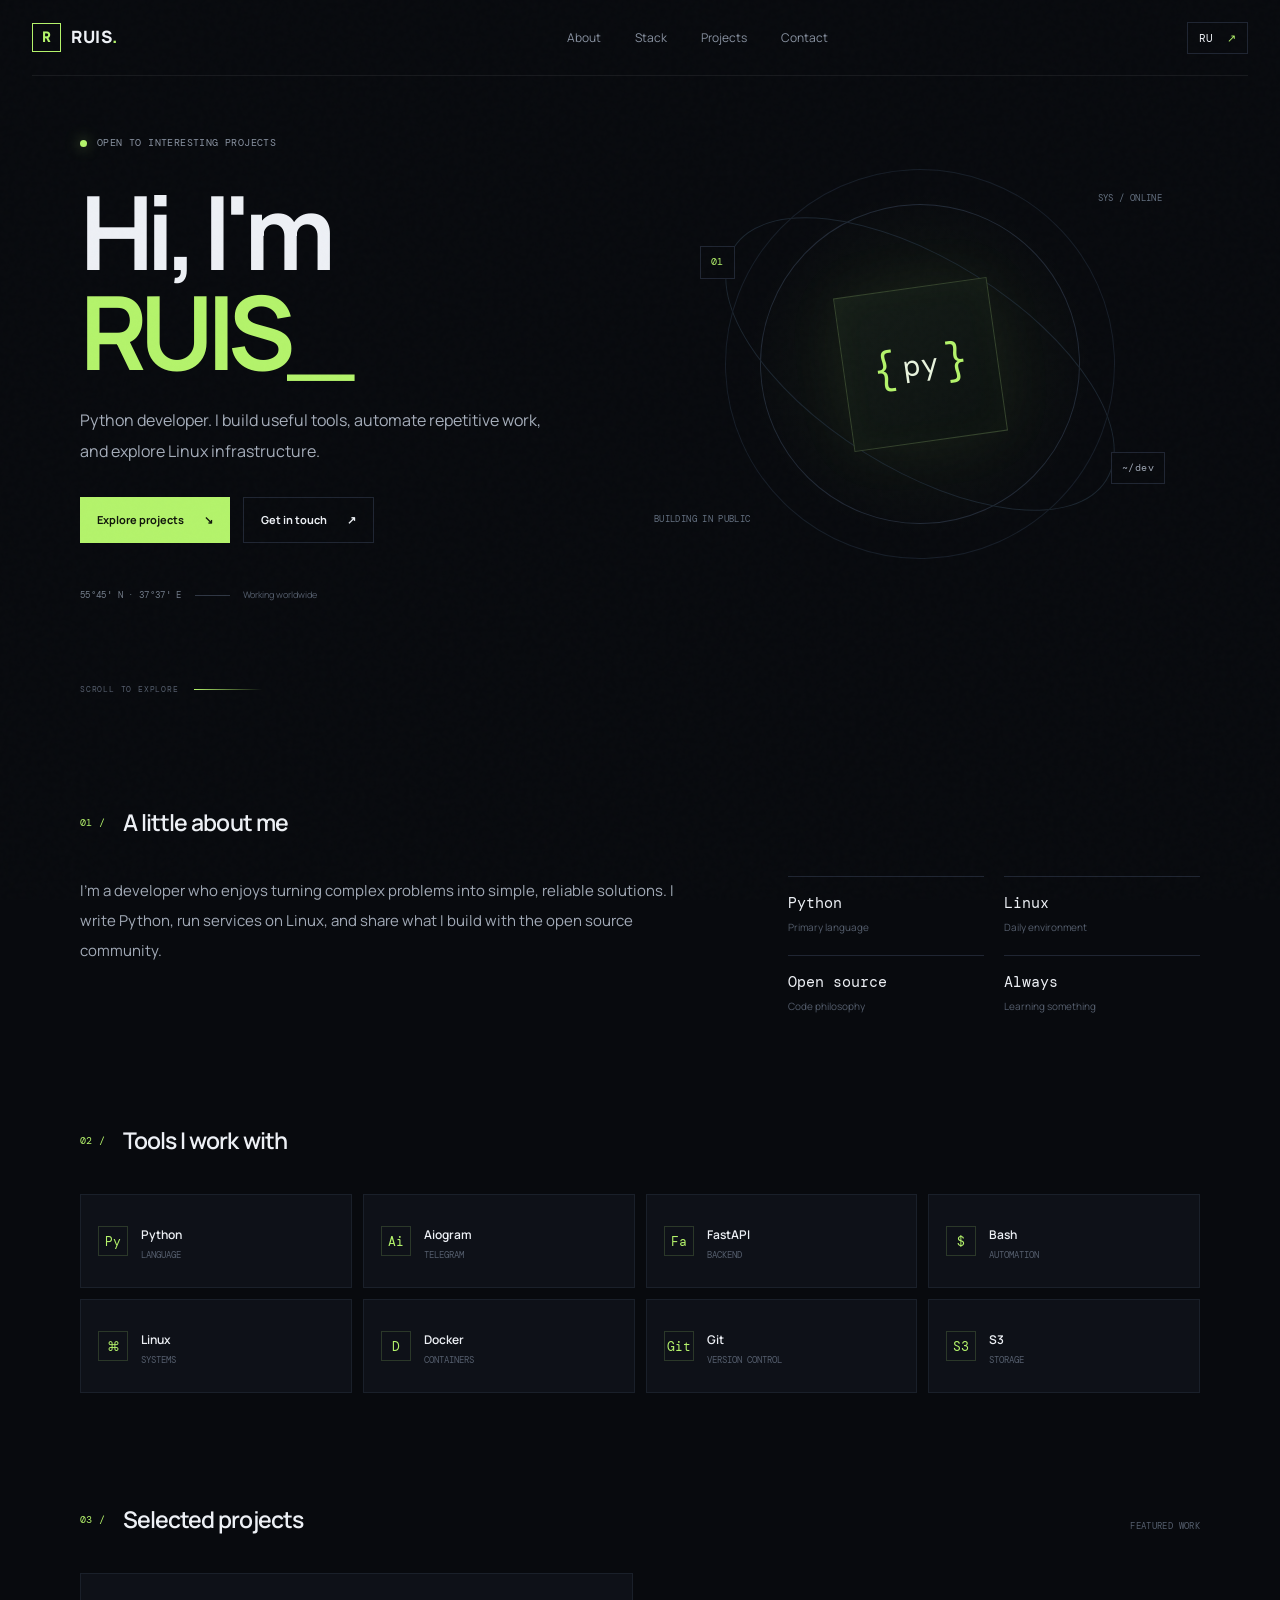
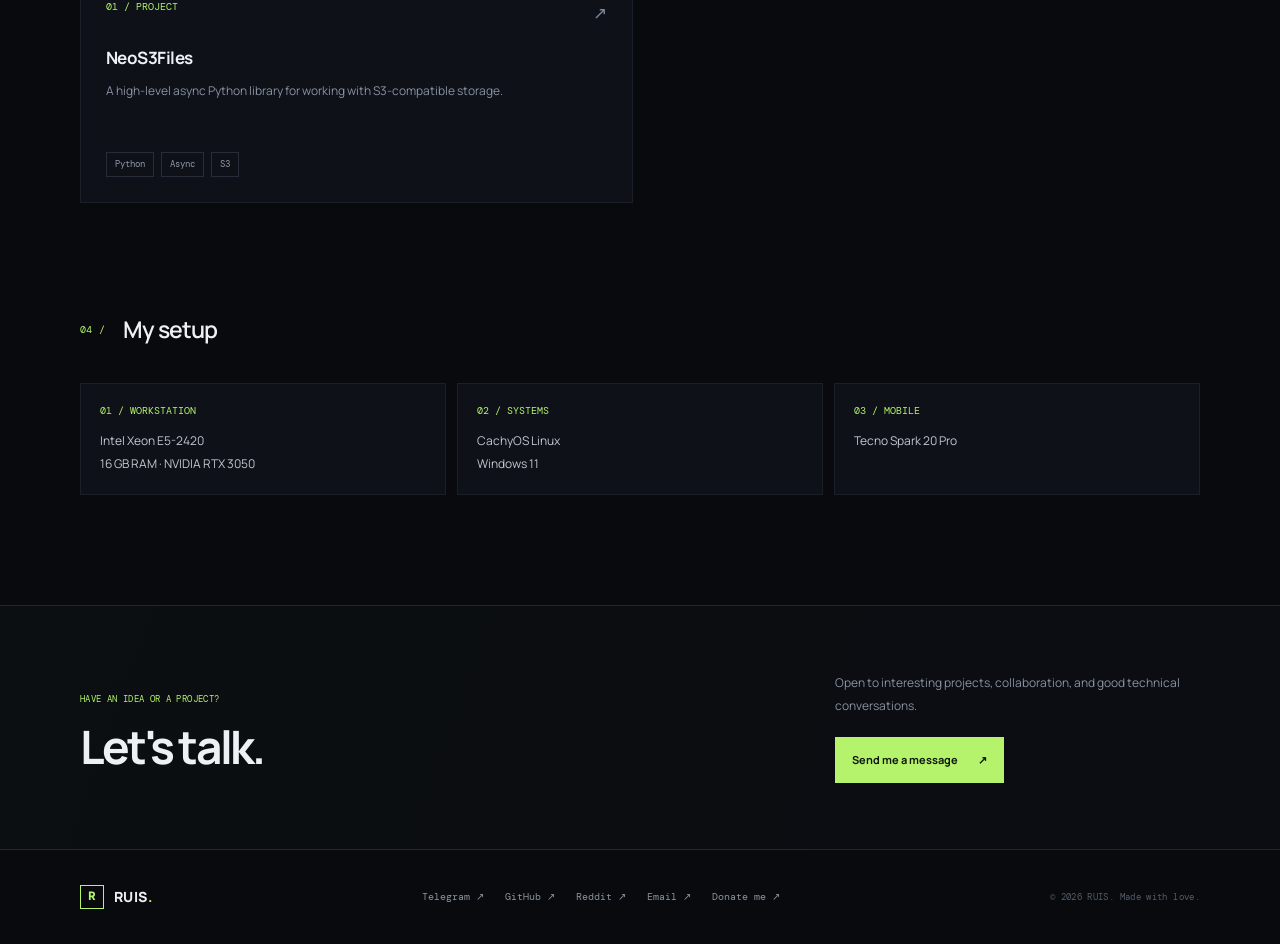
<file: index.html>
<!doctype html>
<html lang="ru">
<head>
  <meta charset="utf-8">
  <meta name="viewport" content="width=device-width, initial-scale=1">
  <meta name="theme-color" content="#080a0e">
  <meta name="description" content="RUIS — Python developer, Linux enthusiast and open source contributor.">
  <title>RUIS — Python Developer</title>
  <link rel="preconnect" href="https://fonts.googleapis.com">
  <link rel="preconnect" href="https://fonts.gstatic.com" crossorigin>
  <link href="https://fonts.googleapis.com/css2?family=DM+Mono:wght@400;500&family=Manrope:wght@400;500;600;700;800&display=swap" rel="stylesheet">
  <link rel="stylesheet" href="style.css">
  <script src="script.js" defer></script>
</head>
<body>
  <div class="noise" aria-hidden="true"></div>
  <header class="topbar">
    <a class="brand" href="#top" aria-label="RUIS home"><span class="brand-mark">R</span><span>RUIS<span class="brand-dot">.</span></span></a>
    <nav class="nav-links" aria-label="Main navigation">
      <a href="#about" data-i18n="nav.about">Обо мне</a>
      <a href="#stack" data-i18n="nav.stack">Стек</a>
      <a href="#projects" data-i18n="nav.projects">Проекты</a>
      <a href="#contact" data-i18n="nav.contact">Контакты</a>
    </nav>
    <button class="language-switch" id="lang-switch" type="button" aria-label="Switch language">EN <span>↗</span></button>
  </header>

  <main id="top">
    <section class="hero wrap">
      <div class="hero-copy">
        <p class="eyebrow"><span class="status-dot"></span><span data-i18n="hero.available">ОТКРЫТ ДЛЯ ИНТЕРЕСНЫХ ПРОЕКТОВ</span></p>
        <h1><span data-i18n="hero.hello">Привет, я</span><br><span class="accent">RUIS<span class="cursor">_</span></span></h1>
        <p class="hero-lead" data-i18n="hero.subtitle">Python-разработчик. Создаю полезные инструменты, автоматизирую рутину и исследую Linux-инфраструктуру.</p>
        <div class="hero-actions">
          <a class="button button-primary" href="#projects"><span data-i18n="hero.cta">Смотреть проекты</span><span aria-hidden="true">↘</span></a>
          <a class="button button-quiet" id="hero-contact" href="mailto:inbox@ruiscode.ru"><span data-i18n="hero.contact">Связаться</span><span aria-hidden="true">↗</span></a>
        </div>
        <div class="hero-meta"><span class="mono">55°45' N · 37°37' E</span><span class="meta-line"></span><span data-i18n="hero.location">Работаю по всему миру</span></div>
      </div>
      <div class="hero-art" aria-label="Abstract terminal illustration">
        <div class="orbit orbit-one"></div><div class="orbit orbit-two"></div><div class="orbit orbit-three"></div>
        <div class="core"><span class="core-bracket">{</span><span class="core-text">py</span><span class="core-bracket">}</span></div>
        <span class="orbit-label label-top mono">SYS / ONLINE</span><span class="orbit-label label-bottom mono">BUILDING IN PUBLIC</span>
        <span class="orbit-chip chip-a mono">01</span><span class="orbit-chip chip-b mono">~/dev</span>
      </div>
      <a class="scroll-cue mono" href="#about"><span>SCROLL TO EXPLORE</span><span class="scroll-line"></span></a>
    </section>

    <section class="section wrap" id="about">
      <div class="section-heading"><span class="section-index mono">01 /</span><h2 data-i18n="about.heading">Немного обо мне</h2></div>
      <div class="about-grid">
        <p class="about-copy" data-i18n="about.copy">Я разработчик, которому нравится превращать сложные задачи в простые и надёжные решения. Пишу на Python, разворачиваю сервисы на Linux и делюсь тем, что создаю, с open source сообществом.</p>
        <div class="about-facts" id="facts"></div>
      </div>
    </section>

    <section class="section wrap" id="stack">
      <div class="section-heading"><span class="section-index mono">02 /</span><h2 data-i18n="stack.heading">Инструменты в работе</h2></div>
      <div class="stack-grid" id="stack-grid"></div>
    </section>

    <section class="section wrap" id="projects">
      <div class="section-heading section-heading-between"><div><span class="section-index mono">03 /</span><h2 data-i18n="projects.heading">Избранные проекты</h2></div><span class="mono small-note" data-i18n="projects.note">ВЫБРАННЫЕ РАБОТЫ</span></div>
      <div class="projects-grid" id="projects-grid"></div>
    </section>

    <section class="section wrap two-col-section">
      <div class="section-heading"><span class="section-index mono">04 /</span><h2 data-i18n="hardware.heading">Моё железо</h2></div>
      <div class="hardware-grid" id="hardware-grid"></div>
    </section>

    <section class="contact-section" id="contact">
      <div class="wrap contact-inner">
        <div><p class="eyebrow mono" data-i18n="contact.kicker">ЕСТЬ ИДЕЯ ИЛИ ПРЕДЛОЖЕНИЕ?</p><h2 data-i18n="contact.heading">Давайте обсудим.</h2></div>
        <div class="contact-right"><p data-i18n="contact.copy">Открыт к интересным проектам, сотрудничеству и хорошим техническим разговорам.</p><a class="button button-primary" id="contact-email" href="mailto:inbox@ruiscode.ru"><span data-i18n="contact.cta">Написать мне</span><span aria-hidden="true">↗</span></a></div>
      </div>
    </section>
  </main>
  <footer class="footer wrap">
    <a class="brand footer-brand" href="#top"><span class="brand-mark">R</span><span>RUIS<span class="brand-dot">.</span></span></a>
    <div class="footer-links" id="social-links"></div>
    <p class="mono copyright">© <span id="year"></span> RUIS. <span data-i18n="footer.rights">Сделано с любопытством.</span></p>
  </footer>
</body>
</html>
</file>
<file: style.css>
:root{color-scheme:dark;--bg:#080a0e;--panel:#0e1118;--panel2:#121722;--line:#202633;--text:#edf0f5;--muted:#8992a1;--faint:#555e6d;--green:#b4f36b;--green2:#8acb48;--mono:'DM Mono',monospace;--sans:'Manrope',sans-serif;--max:1120px}
*{box-sizing:border-box}html{scroll-behavior:smooth;scroll-padding-top:90px}body{margin:0;background:var(--bg);color:var(--text);font-family:var(--sans);line-height:1.65;overflow-x:hidden}a{color:inherit;text-decoration:none}.noise{position:fixed;inset:0;z-index:5;pointer-events:none;opacity:.035;background-image:url("data:image/svg+xml,%3Csvg viewBox='0 0 180 180' xmlns='http://www.w3.org/2000/svg'%3E%3Cfilter id='n'%3E%3CfeTurbulence type='fractalNoise' baseFrequency='.9' numOctaves='3' stitchTiles='stitch'/%3E%3C/filter%3E%3Crect width='100%25' height='100%25' filter='url(%23n)' opacity='.5'/%3E%3C/svg%3E")}.wrap{width:min(var(--max),calc(100% - 64px));margin-inline:auto}.mono,.eyebrow,.section-index,.small-note{font-family:var(--mono);letter-spacing:.04em}.topbar{height:76px;display:flex;align-items:center;justify-content:space-between;width:min(1280px,calc(100% - 64px));margin:auto;border-bottom:1px solid rgba(255,255,255,.065);position:relative;z-index:10}.brand{display:inline-flex;align-items:center;gap:10px;font-weight:800;font-size:17px;letter-spacing:.03em}.brand-mark{display:grid;place-items:center;width:29px;height:29px;border:1px solid var(--green);color:var(--green);font-family:var(--mono);font-size:14px}.brand-dot{color:var(--green)}.nav-links{display:flex;gap:34px;margin-left:90px}.nav-links a{color:var(--muted);font-size:12px;transition:color .2s}.nav-links a:hover,.footer-links a:hover{color:var(--green)}.language-switch{border:1px solid var(--line);background:transparent;color:var(--text);font-family:var(--mono);font-size:11px;padding:8px 11px;cursor:pointer;transition:border-color .2s}.language-switch:hover{border-color:var(--green)}.language-switch span{color:var(--green);margin-left:7px}.hero{min-height:620px;display:grid;grid-template-columns:1fr 1fr;align-items:center;position:relative;padding-top:36px;padding-bottom:80px}.hero-copy{max-width:560px;position:relative;z-index:2}.eyebrow{color:var(--muted);font-size:10px;display:flex;align-items:center;gap:10px}.status-dot{width:7px;height:7px;border-radius:50%;background:var(--green);box-shadow:0 0 14px #b4f36b88}.hero h1{font-size:clamp(60px,8vw,104px);line-height:.98;letter-spacing:-.075em;margin:29px 0 24px;font-weight:700}.accent{color:var(--green)}.cursor{font-weight:400;animation:blink 1.15s steps(2,start) infinite}@keyframes blink{to{visibility:hidden}}.hero-lead{font-size:16px;color:#a6aebb;max-width:480px;line-height:1.9}.hero-actions{display:flex;gap:13px;margin-top:31px}.button{min-height:46px;padding:0 17px;display:inline-flex;align-items:center;justify-content:center;gap:20px;font-size:11px;font-weight:700;transition:transform .2s,background .2s,border-color .2s}.button:hover{transform:translateY(-2px)}.button-primary{background:var(--green);color:#11170c}.button-primary:hover{background:#c4ff7f}.button-quiet{border:1px solid var(--line);color:var(--text)}.button-quiet:hover{border-color:#586273}.hero-meta{display:flex;align-items:center;gap:13px;margin-top:45px;color:var(--faint);font-size:9px}.hero-meta .mono{color:#737d8b;font-size:9px}.meta-line{width:35px;height:1px;background:#303744}.hero-art{height:430px;display:grid;place-items:center;position:relative;isolation:isolate}.hero-art:before{content:"";position:absolute;width:360px;height:360px;border-radius:50%;background:radial-gradient(circle,#b4f36b12 0,transparent 68%);z-index:-1}.orbit{position:absolute;border:1px solid #222a36;border-radius:50%;transform:rotate(-24deg)}.orbit-one{width:320px;height:320px}.orbit-two{width:440px;height:210px;transform:rotate(32deg);border-color:#1c2630}.orbit-three{width:390px;height:390px;border-color:#171e28}.core{width:155px;height:155px;border:1px solid #35442d;background:linear-gradient(145deg,#151d18,#0c1110);box-shadow:0 0 65px #b4f36b0e,inset 0 0 35px #b4f36b08;display:flex;align-items:center;justify-content:center;gap:5px;transform:rotate(-8deg);font-family:var(--mono);font-size:42px;color:var(--green)}.core-text{font-size:30px;color:#e8f3dd}.orbit-label{position:absolute;color:#647080;font-size:9px}.label-top{top:42px;right:38px}.label-bottom{bottom:52px;left:14px}.orbit-chip{position:absolute;background:var(--bg);border:1px solid var(--line);padding:7px 10px;color:var(--green);font-size:10px}.chip-a{top:97px;left:60px}.chip-b{bottom:95px;right:35px;color:#9ca5b2}.scroll-cue{position:absolute;bottom:0;left:0;display:flex;align-items:center;gap:15px;color:var(--faint);font-size:8px;letter-spacing:.1em}.scroll-line{width:68px;height:1px;background:linear-gradient(90deg,var(--green),transparent)}.section{padding-top:108px}.section-heading{display:flex;align-items:center;gap:17px;margin-bottom:34px}.section-index{color:var(--green);font-size:10px}.section-heading h2{font-size:23px;letter-spacing:-.04em;margin:0;font-weight:600}.about-grid{display:grid;grid-template-columns:1.2fr .8fr;gap:90px;align-items:start}.about-copy{color:#a2aab7;font-size:15px;line-height:2;margin:0;max-width:660px}.about-facts{display:grid;grid-template-columns:1fr 1fr;gap:20px}.fact{border-top:1px solid var(--line);padding-top:12px}.fact-value{font-family:var(--mono);font-size:15px;color:var(--text)}.fact-label{display:block;color:var(--faint);font-size:10px;margin-top:3px}.stack-grid{display:grid;grid-template-columns:repeat(4,1fr);gap:11px}.stack-item{min-height:94px;background:var(--panel);border:1px solid #1a202a;padding:19px 17px;display:flex;align-items:center;gap:13px;transition:border-color .2s,transform .2s}.stack-item:hover{border-color:#394832;transform:translateY(-2px)}.stack-icon{font-family:var(--mono);color:var(--green);font-size:13px;width:30px;height:30px;border:1px solid #2b3829;display:grid;place-items:center}.stack-name{font-size:12px;font-weight:600}.stack-type{font-family:var(--mono);color:var(--faint);font-size:9px;display:block;margin-top:2px}.section-heading-between{justify-content:space-between;align-items:flex-end}.section-heading-between>div{display:flex;gap:17px;align-items:center}.small-note{font-size:9px;color:var(--faint);padding-bottom:5px}.projects-grid{display:grid;grid-template-columns:repeat(2,1fr);gap:14px}.project-card{background:var(--panel);border:1px solid #1a202a;padding:25px;min-height:230px;display:flex;flex-direction:column;justify-content:space-between;transition:border-color .2s,transform .2s}.project-card:hover{border-color:#3b4a34;transform:translateY(-3px)}.project-top{display:flex;justify-content:space-between;align-items:flex-start}.project-number{font-family:var(--mono);font-size:10px;color:var(--green)}.project-link{color:#7c8796;font-size:17px;transition:color .2s}.project-card:hover .project-link{color:var(--green)}.project-card h3{font-size:17px;margin:17px 0 8px;letter-spacing:-.03em}.project-card p{font-size:12px;line-height:1.8;color:var(--muted);margin:0;max-width:430px}.project-tags{display:flex;gap:7px;margin-top:21px}.project-tags span{font-family:var(--mono);font-size:9px;color:#9099a7;border:1px solid #262d38;padding:4px 8px}.two-col-section{padding-bottom:110px}.hardware-grid{display:grid;grid-template-columns:repeat(3,1fr);gap:11px}.hardware-card{background:var(--panel);border:1px solid #1a202a;padding:19px}.hardware-card h3{font-family:var(--mono);font-size:10px;color:var(--green);font-weight:400;margin:0 0 10px}.hardware-card p{color:#c2c8d1;font-size:12px;margin:0;line-height:1.9}.contact-section{border-top:1px solid var(--line);border-bottom:1px solid var(--line);background:linear-gradient(110deg,#0b0f11,#0b0d12 70%);padding:66px 0}.contact-inner{display:flex;justify-content:space-between;align-items:center;gap:50px}.contact-inner .eyebrow{font-size:9px;color:var(--green)}.contact-inner h2{font-size:clamp(30px,5vw,46px);letter-spacing:-.06em;line-height:1.1;margin:15px 0 0}.contact-right{max-width:365px}.contact-right p{font-size:12px;color:var(--muted);line-height:1.9;margin:0 0 19px}.footer{min-height:94px;display:flex;align-items:center;justify-content:space-between;gap:24px}.footer-brand{font-size:14px}.footer-brand .brand-mark{width:24px;height:24px;font-size:12px}.footer-links{display:flex;gap:21px}.footer-links a{font-family:var(--mono);font-size:10px;color:#8a93a1;transition:color .2s}.copyright{font-size:9px;color:#535c69}.empty{color:var(--muted)}
@media(max-width:800px){.wrap,.topbar{width:calc(100% - 40px)}.nav-links{gap:17px;margin-left:0}.hero{min-height:570px;grid-template-columns:1fr .72fr}.hero-art{transform:scale(.78);margin-inline:-50px}.about-grid{gap:40px}.stack-grid{grid-template-columns:repeat(2,1fr)}.hardware-grid{grid-template-columns:1fr 1fr}.hardware-card:last-child{grid-column:span 2}}
@media(max-width:600px){.wrap,.topbar{width:calc(100% - 36px)}.topbar{height:66px}.nav-links{display:none}.hero{display:block;min-height:unset;padding-top:90px;padding-bottom:85px}.hero-copy{max-width:none}.hero h1{font-size:76px;margin-top:25px}.hero-lead{font-size:14px}.hero-art{height:300px;transform:scale(.7);margin:-15px -45px -10px}.hero-meta{margin-top:34px}.scroll-cue{bottom:15px}.section{padding-top:75px}.section-heading h2{font-size:20px}.about-grid{grid-template-columns:1fr;gap:30px}.about-copy{font-size:14px}.about-facts{gap:14px}.stack-grid{gap:8px}.stack-item{min-height:78px;padding:13px 11px;gap:9px}.stack-name{font-size:11px}.stack-icon{width:26px;height:26px;font-size:11px}.section-heading-between{align-items:flex-start}.small-note{display:none}.projects-grid{grid-template-columns:1fr}.project-card{min-height:205px;padding:21px}.two-col-section{padding-bottom:76px}.hardware-grid{grid-template-columns:1fr}.hardware-card:last-child{grid-column:auto}.contact-section{padding:51px 0}.contact-inner{display:block}.contact-right{margin-top:24px}.footer{padding:22px 0;display:grid;grid-template-columns:1fr auto}.footer-links{gap:13px;grid-column:span 2;grid-row:2}.copyright{margin:0;text-align:right;font-size:8px}.hero-actions{gap:8px}.button{gap:12px;padding:0 13px;font-size:10px}}
@media(prefers-reduced-motion:reduce){*,*::before,*::after{scroll-behavior:auto!important;animation-duration:.01ms!important;transition-duration:.01ms!important}}
</file>
